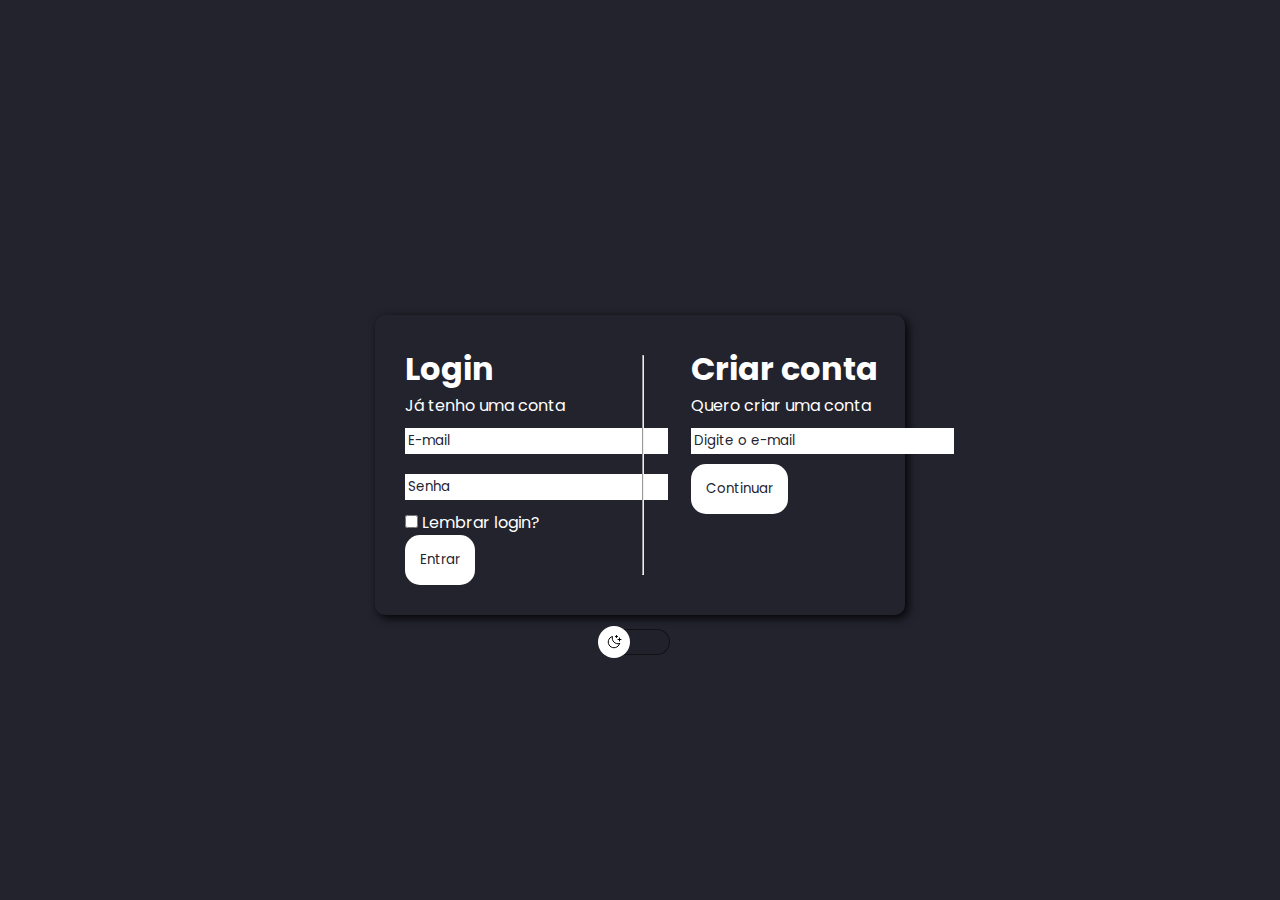
<file: page_login/index.html>
<!DOCTYPE html>
<html lang="pt-br" class="">
<head>
    <meta charset="UTF-8">
    <meta name="viewport" content="width=device-width, initial-scale=1.0">
    <title>login</title>
    <link rel="stylesheet" href="style.css">
    <script src="index.js"></script>
</head>
<body>
    <main class="container">
        <div class="block">
            <div >
                <div>
                    <h1>Login</h1>
                    <p>Já tenho uma conta</p>
                </div>
            
                <div class="login">
                    <input type="text" name="email" id="email" placeholder="E-mail" ><br>
                </div>
                <div class="login">
                    <input type="password" name="senha" id="senha" placeholder="Senha"><br>
                </div>
                <div class="checkbox">
                    <input type="checkbox" name="lembrar" id="lembrar"> <p>Lembrar login?</p>
                </div>
                 <div class="send"><input type="button" value="Entrar" onclick='entrar()'></div>
            </div>
            <hr>
            <div >
                <div>
                    <h1>Criar conta</h1>
                    <p>Quero criar uma conta</p>
                </div>
            
                <div class="login">
                    <input type="text" name="email" id="email" placeholder="Digite o e-mail" ><br>
                </div>
                 <div class="send"><input type="button" value="Continuar" onclick='entrar()'></div>
            </div>
            
            
        </div>
        
    </main>
        <div id="switch" onclick="toggleMode()">
                <button></button>
                <span></span>
        </div>
</body>
</html>
</file>
<file: page_login/style.css>
@import url('https://fonts.googleapis.com/css2?family=Poppins:wght@400;700&display=swap');

* {
    margin: 0;
    padding: 0;
    font-family: 'Poppins', sans-serif;
}

:root {
    --placeholder: #23232e;
    --block-color: #23232e;
    --text-h1: #ffffff;
    --text-color: white;
    --text-button: #23232e;
    --bg: #23232e;
    --shadow: #030305;
    --bg-hover:#575768;
    --switch-bg-url: url("./moon-stars.svg");
    --stroke-color: rgba(0, 0, 0, 0.5);
    --surface-color: rgba(0, 0, 0, 0.05);
    --bolinha: white;
}

.light {
    --placeholder: #23232e;
    --block-color: white;
    --text-h1: #23232e;
    --text-color: #23232e;;
    --text-button: white;
    --bg: #ffffff;
    --shadow: #030305;
    --bg-hover:#060633;
    --switch-bg-url: url("./sun.svg");
    --stroke-color: rgba(0, 0, 0, 0.5);
    --surface-color: rgba(0, 0, 0, 0.05);    
    --bolinha: #23232e;
}

body {
    margin-top: 35vh;
    background-color: var(--bg); 
}

.container {
    display: flex;
    background: var(--bg);
    border-radius: 10px;
    padding: 15px;
    width: 500px;
    margin: auto;
    box-shadow: 3px 3px 10px var(--shadow);
    
}
#switch {
    position: relative;
    width: 64px;
    padding: 10px;
    margin: 4px auto;    
}

#switch button {
    width: 32px;
    height: 32px;
    background: var(--bolinha) var(--switch-bg-url) no-repeat center;
    border: 0;
    border-radius: 50%;
    position: absolute;
    top: 50%;
    left: 0;
    z-index: 1;
    transform: translateY(-50%);
    transition: 0.5s;
}


#switch span {
    display: block;
    width: 60px;
    height: 24px;
    background: var(--surface-color);
    border: 1px solid var(--stroke-color);
    backdrop-filter: blur(4px);
    -webkit-backdrop-filter: blur(4px);
    border-radius: 9999px;
    transition: 0.5s;
}

.light #switch button {
    right: 0;
    left: initial;
    transition: 0.5s;
}

.block {
    display: flex;
    background: var(--block-color);
    border-radius: 10px;
    padding: 15px;
    width: 500px;
    margin: auto;   
}

hr {
    margin: 10px 10% 10px 10%;
}

p {
    display: inline;
    padding: 5px 0 10px 0;
    color: var(--text-color);
}

h1 {
    color: var(--text-h1);
}

.sing-in div {
    height: 20px;
}
.login {
    width: 190px;
}

.login input{
    height: 20px;
    margin: 10px 0 10px 0;
    padding:3px;
    background-color: var(--text-h1);
    color: var(--text-button);
    transition: 0.5s;
    border: 0px ;   
}

input::placeholder {
    color: var(--text-button);
  }

.login input:hover {
    color: var(--text-color);
    transition: 0.5s;
    background-color: var(--bg-hover);
}

.send input{
    color: var(--text-button);
    background-color: var(--text-h1);
    padding: 15px;
    border-radius: 15px;
    transition: 0.5s;
    border: 0px ;
}

.send input:hover {
    transition: 0.5s;
    background-color: var(--bg-hover);
}
</file>
